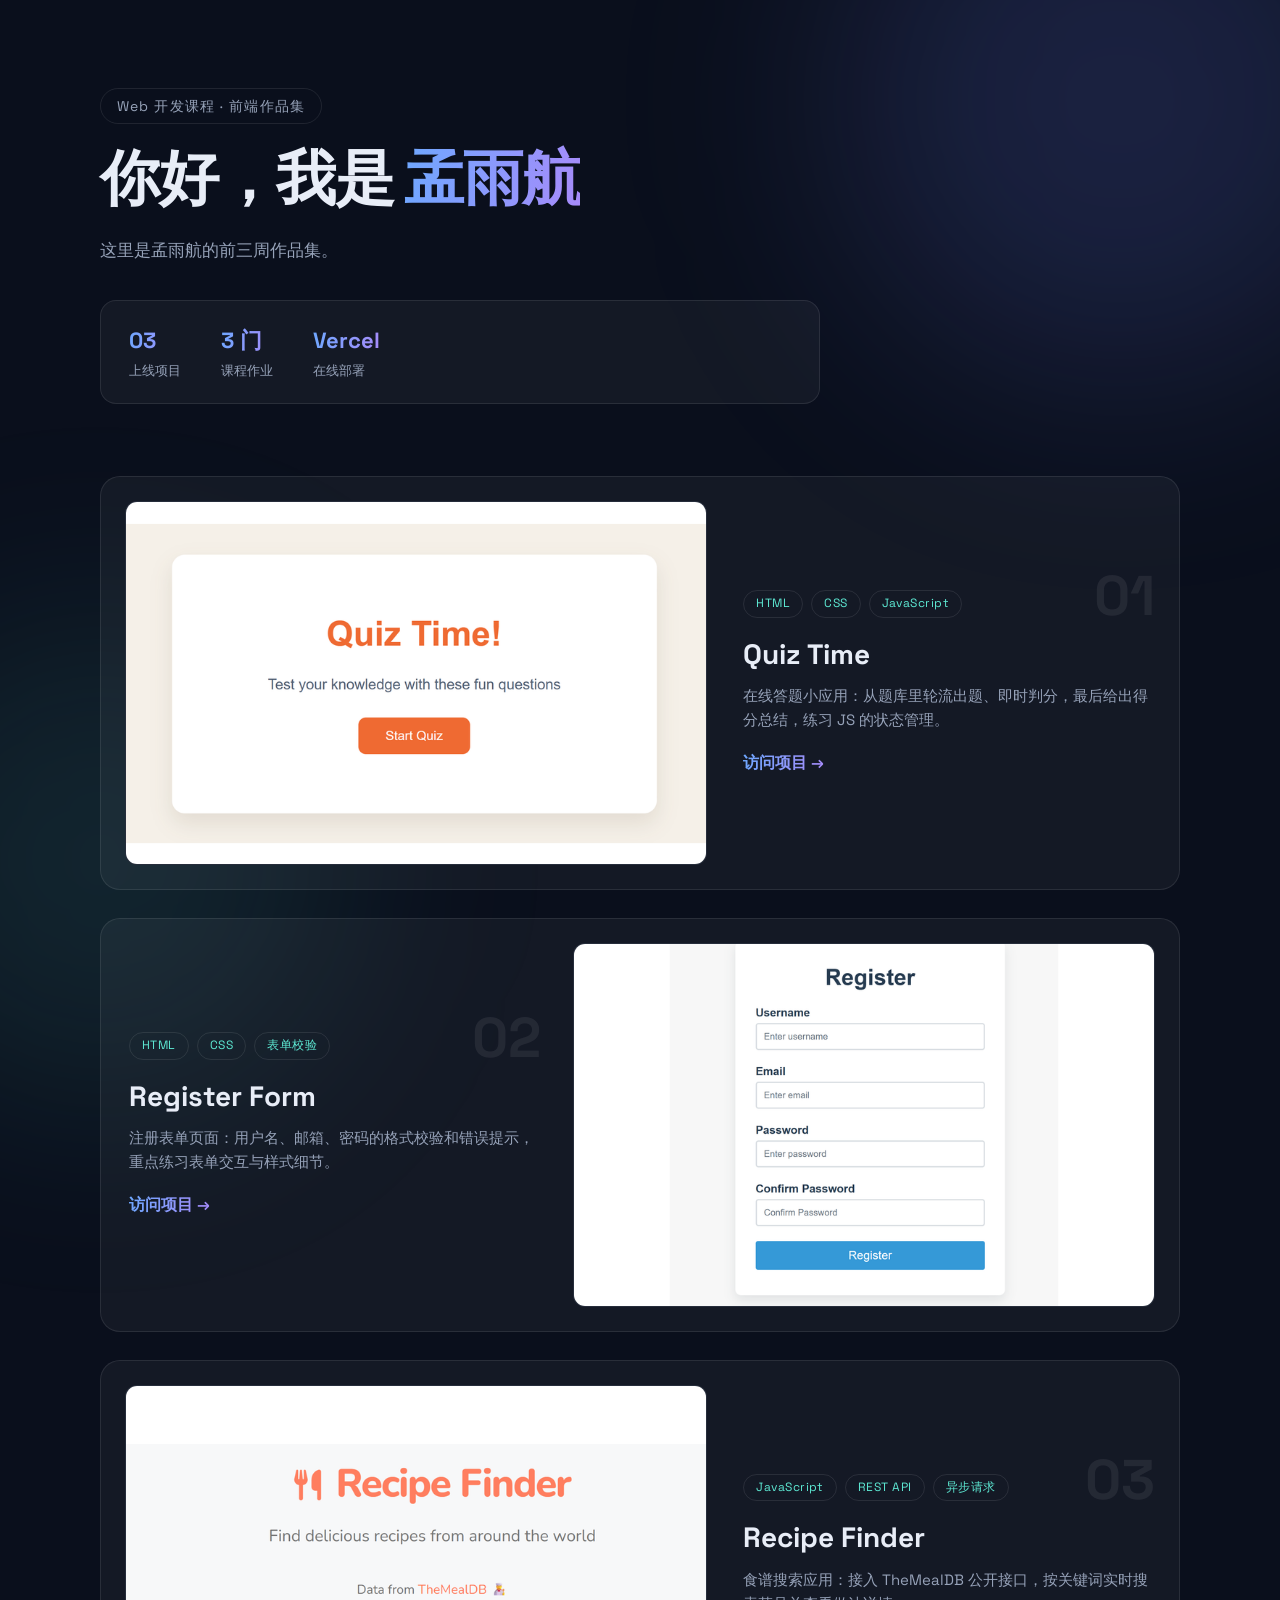
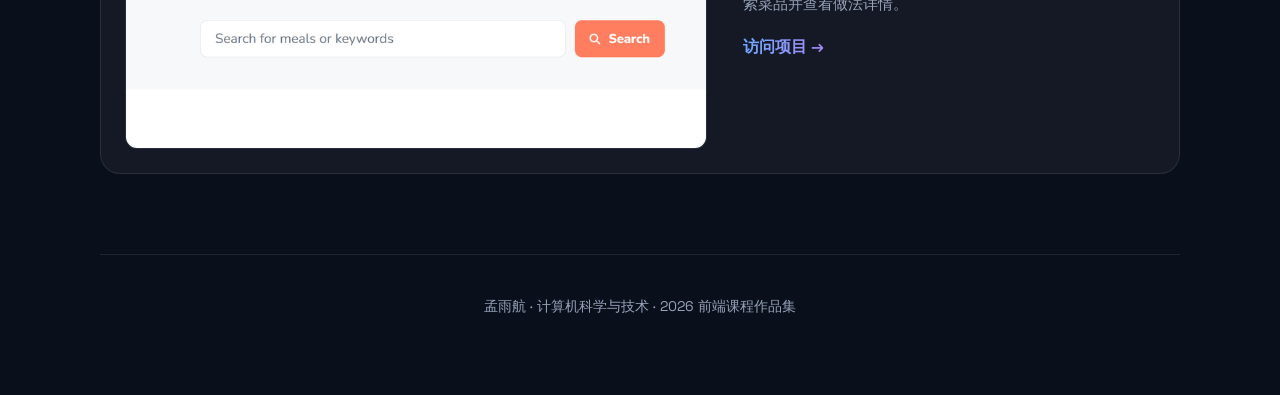
<file: index.html>
<!doctype html>
<html lang="zh-CN">
  <head>
    <meta charset="UTF-8" />
    <meta name="viewport" content="width=device-width, initial-scale=1.0" />
    <title>孟雨航 · 前端网页作品集</title>
    <meta name="description" content="孟雨航的前端课程作品集：三个部署上线的小项目" />
    <link rel="preconnect" href="https://fonts.googleapis.com" />
    <link rel="preconnect" href="https://fonts.gstatic.com" crossorigin />
    <link href="https://fonts.googleapis.com/css2?family=Space+Grotesk:wght@400;500;600;700&display=swap" rel="stylesheet" />
    <link rel="stylesheet" href="style.css" />
  </head>
  <body>
    <div class="glow glow--1" aria-hidden="true"></div>
    <div class="glow glow--2" aria-hidden="true"></div>

    <main class="shell">
      <!-- 顶部介绍 -->
      <header class="hero">
        <p class="hero__eyebrow">Web 开发课程 · 前端作品集</p>
        <h1 class="hero__title">
          你好，我是<span class="hero__name">孟雨航</span>
        </h1>
        <p class="hero__desc">
          这里是孟雨航的前三周作品集。
        </p>
        <ul class="hero__stats" aria-label="作品统计">
          <li><strong>03</strong><span>上线项目</span></li>
          <li><strong>3 门</strong><span>课程作业</span></li>
          <li><strong>Vercel</strong><span>在线部署</span></li>
        </ul>
      </header>

      <!-- 作品列表 -->
      <section class="works" aria-label="作品列表">
        <a class="work" href="https://week2-quiz3.vercel.app/" target="_blank" rel="noreferrer">
          <div class="work__preview">
            <img src="images/work1.png" alt="Quiz Time 项目预览" loading="lazy" />
          </div>
          <div class="work__body">
            <span class="work__index" aria-hidden="true">01</span>
            <div class="work__tags">
              <span>HTML</span><span>CSS</span><span>JavaScript</span>
            </div>
            <h2 class="work__title">Quiz Time</h2>
            <p class="work__desc">
              在线答题小应用：从题库里轮流出题、即时判分，最后给出得分总结，练习 JS 的状态管理。
            </p>
            <span class="work__link">访问项目 <i aria-hidden="true">→</i></span>
          </div>
        </a>

        <a class="work" href="https://week1-registration2.vercel.app/" target="_blank" rel="noreferrer">
          <div class="work__preview">
            <img src="images/work2.png" alt="Register Form 项目预览" loading="lazy" />
          </div>
          <div class="work__body">
            <span class="work__index" aria-hidden="true">02</span>
            <div class="work__tags">
              <span>HTML</span><span>CSS</span><span>表单校验</span>
            </div>
            <h2 class="work__title">Register Form</h2>
            <p class="work__desc">
              注册表单页面：用户名、邮箱、密码的格式校验和错误提示，重点练习表单交互与样式细节。
            </p>
            <span class="work__link">访问项目 <i aria-hidden="true">→</i></span>
          </div>
        </a>

        <a class="work" href="https://week2-recipe-search2.vercel.app/" target="_blank" rel="noreferrer">
          <div class="work__preview">
            <img src="images/work3.png" alt="Recipe Finder 项目预览" loading="lazy" />
          </div>
          <div class="work__body">
            <span class="work__index" aria-hidden="true">03</span>
            <div class="work__tags">
              <span>JavaScript</span><span>REST API</span><span>异步请求</span>
            </div>
            <h2 class="work__title">Recipe Finder</h2>
            <p class="work__desc">
              食谱搜索应用：接入 TheMealDB 公开接口，按关键词实时搜索菜品并查看做法详情。
            </p>
            <span class="work__link">访问项目 <i aria-hidden="true">→</i></span>
          </div>
        </a>
      </section>

      <footer class="footer">
        <p>孟雨航 · 计算机科学与技术 · 2026 前端课程作品集</p>
      </footer>
    </main>

    <script src="script.js"></script>
  </body>
</html>
</file>
<file: style.css>
:root {
  --bg: #0a0f1c;
  --text: #e8edf7;
  --text-muted: #96a2b8;
  --line: rgba(255, 255, 255, 0.09);
  --card: rgba(255, 255, 255, 0.045);
  --card-hover: rgba(255, 255, 255, 0.07);
  --blue: #6ea8ff;
  --violet: #a78bfa;
  --teal: #5eead4;
  --gradient: linear-gradient(100deg, var(--blue), var(--violet));
}

* { box-sizing: border-box; }

html { scroll-behavior: smooth; }

body {
  margin: 0;
  min-width: 320px;
  background: var(--bg);
  color: var(--text);
  font-family: "Space Grotesk", "PingFang SC", "Microsoft YaHei", sans-serif;
  line-height: 1.6;
  overflow-x: hidden;
}

a { text-decoration: none; color: inherit; -webkit-tap-highlight-color: transparent; }
img { display: block; max-width: 100%; }

/* 背景光晕 */
.glow {
  position: fixed;
  border-radius: 50%;
  filter: blur(110px);
  pointer-events: none;
  z-index: 0;
}
.glow--1 {
  width: 560px; height: 560px;
  top: -180px; right: -120px;
  background: rgba(110, 130, 255, 0.16);
}
.glow--2 {
  width: 480px; height: 480px;
  bottom: -200px; left: -140px;
  background: rgba(94, 234, 212, 0.10);
}

.shell {
  position: relative;
  z-index: 1;
  width: min(1080px, calc(100% - 48px));
  margin: 0 auto;
  padding: 88px 0 64px;
}

/* ===== 顶部介绍 ===== */
.hero { max-width: 720px; }

.hero__eyebrow {
  display: inline-block;
  margin: 0 0 20px;
  padding: 6px 16px;
  border: 1px solid var(--line);
  border-radius: 999px;
  color: var(--text-muted);
  font-size: 14px;
  letter-spacing: 0.08em;
}

.hero__title {
  margin: 0;
  font-size: clamp(38px, 6vw, 60px);
  font-weight: 700;
  line-height: 1.18;
  letter-spacing: -0.02em;
}

.hero__name {
  margin-left: 10px;
  background: var(--gradient);
  -webkit-background-clip: text;
  background-clip: text;
  color: transparent;
}

.hero__desc {
  margin: 22px 0 0;
  max-width: 560px;
  color: var(--text-muted);
  font-size: clamp(15px, 1.6vw, 17px);
}

.hero__stats {
  display: flex;
  flex-wrap: wrap;
  gap: 40px;
  margin: 36px 0 0;
  padding: 22px 28px;
  list-style: none;
  border: 1px solid var(--line);
  border-radius: 16px;
  background: var(--card);
}

.hero__stats li { display: flex; flex-direction: column; gap: 2px; }
.hero__stats strong {
  font-size: 22px;
  font-weight: 700;
  background: var(--gradient);
  -webkit-background-clip: text;
  background-clip: text;
  color: transparent;
}
.hero__stats span { color: var(--text-muted); font-size: 13px; }

/* ===== 作品列表 ===== */
.works {
  display: flex;
  flex-direction: column;
  gap: 28px;
  margin-top: 72px;
}

.work {
  display: grid;
  grid-template-columns: minmax(0, 7fr) minmax(0, 5fr);
  gap: 32px;
  align-items: center;
  padding: 24px;
  border: 1px solid var(--line);
  border-radius: 20px;
  background: var(--card);
  transition: background 0.25s ease, border-color 0.25s ease, transform 0.25s ease;
}

.work:hover {
  background: var(--card-hover);
  border-color: rgba(110, 168, 255, 0.45);
  transform: translateY(-4px);
}

/* 偶数卡片左右互换，节奏感 */
.work:nth-child(even) { direction: rtl; }
.work:nth-child(even) > * { direction: ltr; }

.work__preview {
  border-radius: 12px;
  overflow: hidden;
  border: 1px solid var(--line);
  aspect-ratio: 16 / 10;
  background: #101828;
}

.work__preview img {
  width: 100%;
  height: 100%;
  object-fit: cover;
  transition: transform 0.35s ease;
}

.work:hover .work__preview img { transform: scale(1.04); }

.work__body { position: relative; padding: 8px 4px; }

.work__index {
  position: absolute;
  top: -14px;
  right: 0;
  font-size: 56px;
  font-weight: 700;
  color: rgba(255, 255, 255, 0.07);
  line-height: 1;
  pointer-events: none;
}

.work__tags { display: flex; flex-wrap: wrap; gap: 8px; }

.work__tags span {
  padding: 3px 12px;
  border: 1px solid var(--line);
  border-radius: 999px;
  color: var(--teal);
  font-size: 12px;
  letter-spacing: 0.04em;
}

.work__title {
  margin: 14px 0 8px;
  font-size: clamp(22px, 2.4vw, 28px);
  font-weight: 700;
}

.work__desc {
  margin: 0;
  color: var(--text-muted);
  font-size: 15px;
}

.work__link {
  display: inline-block;
  margin-top: 18px;
  font-weight: 600;
  background: var(--gradient);
  -webkit-background-clip: text;
  background-clip: text;
  color: transparent;
}

.work__link i {
  font-style: normal;
  display: inline-block;
  transition: transform 0.25s ease;
}

.work:hover .work__link i { transform: translateX(5px); }

/* ===== 页脚 ===== */
.footer {
  margin-top: 80px;
  padding-top: 26px;
  border-top: 1px solid var(--line);
  text-align: center;
  color: var(--text-muted);
  font-size: 14px;
}

/* ===== 响应式 ===== */
@media (max-width: 860px) {
  .work {
    grid-template-columns: 1fr;
    gap: 20px;
  }
  .work:nth-child(even) { direction: ltr; }
  .hero__stats { gap: 28px; }
}

@media (max-width: 560px) {
  .shell { width: calc(100% - 32px); padding: 56px 0 48px; }
  .work { padding: 16px; border-radius: 16px; }
  .hero__stats { padding: 16px 20px; }
}

@media (prefers-reduced-motion: reduce) {
  *, *::before, *::after {
    scroll-behavior: auto !important;
    transition-duration: 0.01ms !important;
  }
}
</file>
